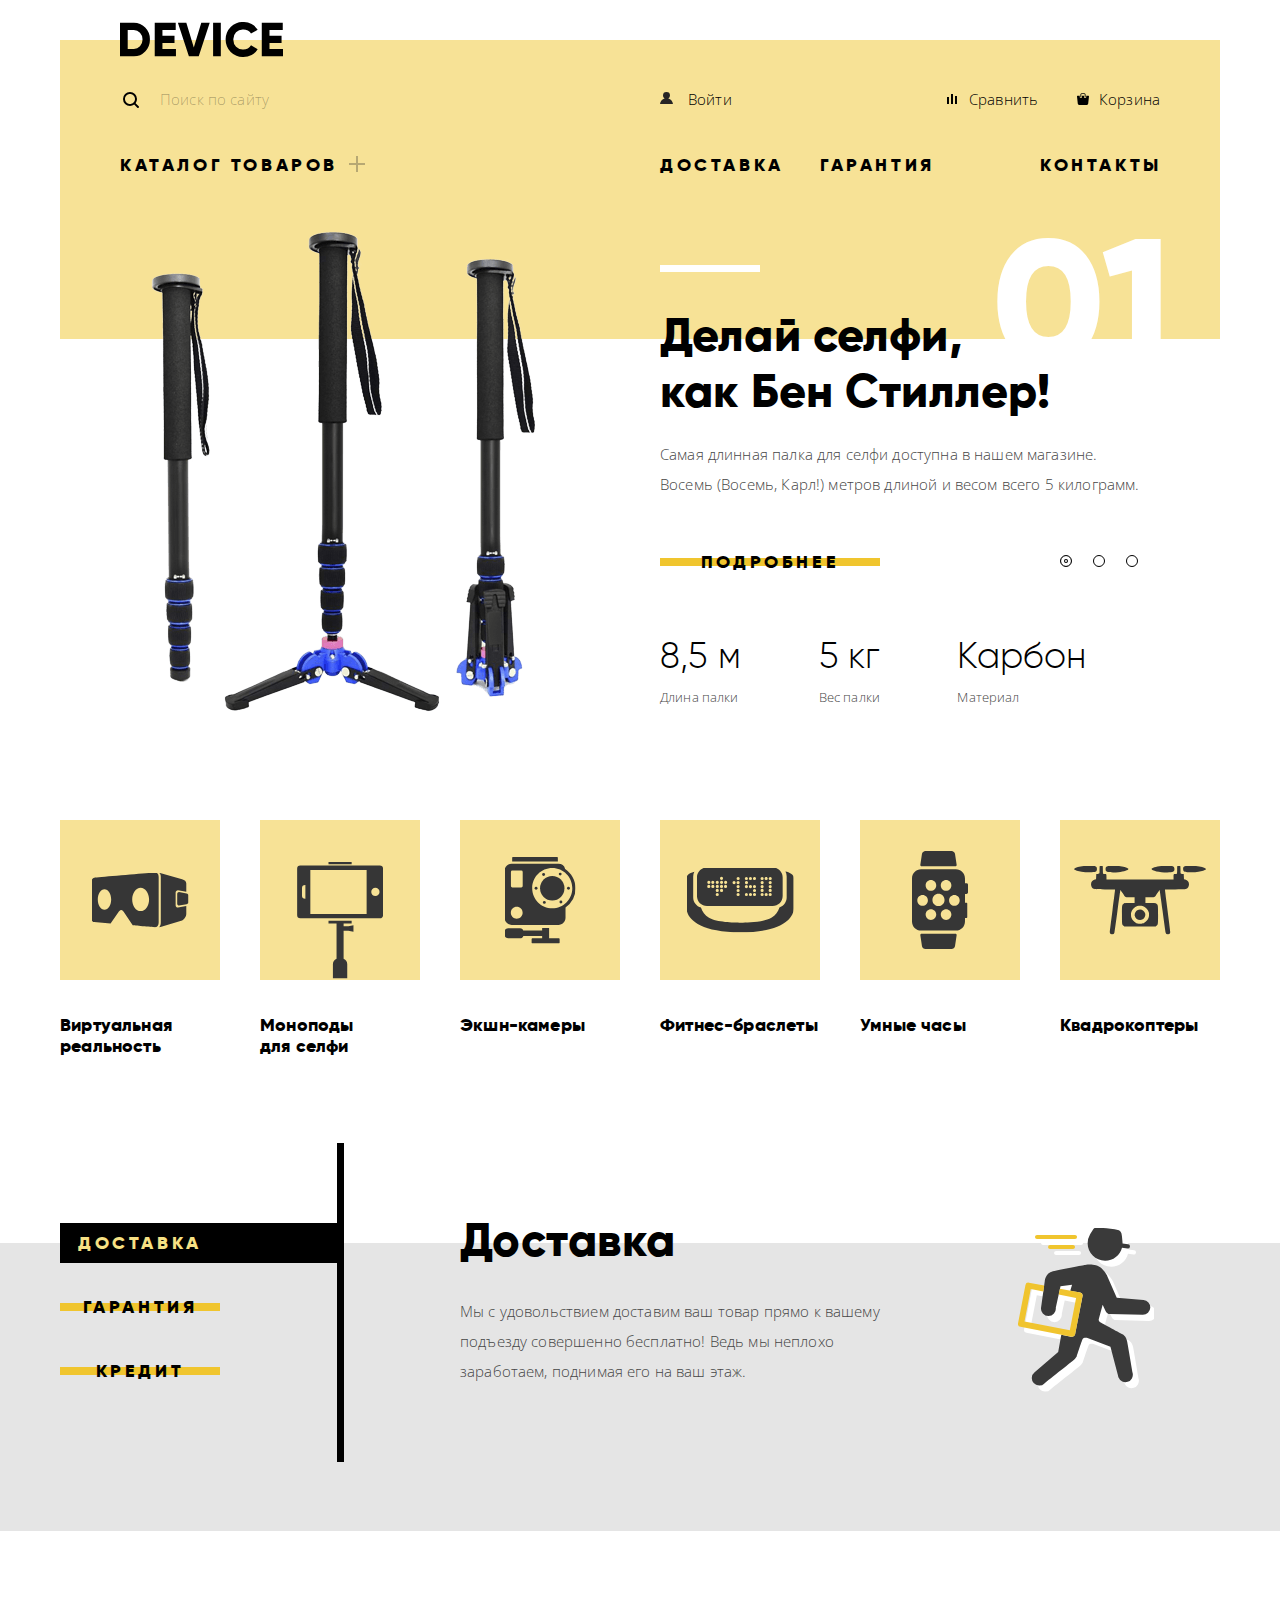
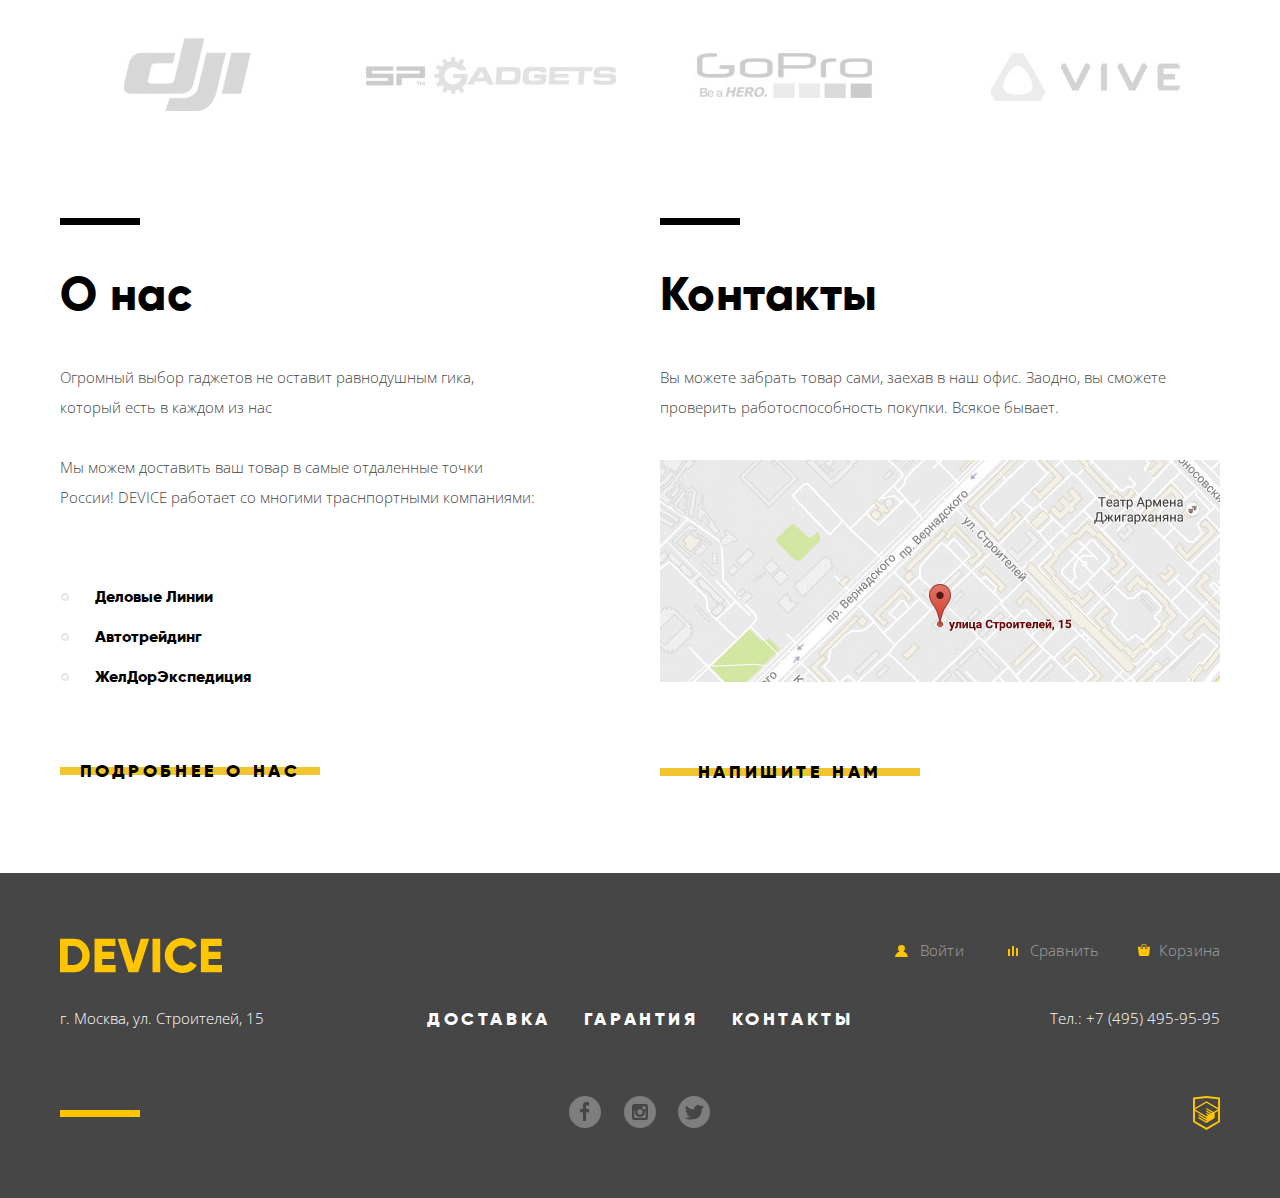
<file: index.html>
<!DOCTYPE html>
<html lang="ru">
  <head>
    <meta charset="utf-8">
    <meta name="format-detection" content="telephone=no">
    <title>HTML Academy: Девайс</title>
    <link href="https://fonts.googleapis.com/css?family=Open+Sans:300,400&amp;subset=cyrillic" rel="stylesheet">
    <link href="css/normalize.css" rel="stylesheet">
    <link href="css/style.min.css" rel="stylesheet">
  </head>
  <body>
    <header class="main-header">

      <div class="container">

        <nav class="main-navigation-header">
          <a class="logo-header">
            <span class="visually-hidden">Логотип компании Device</span>
            <img class="logo-header-img" src="img/logo.svg" alt="Device" width="163" height="35">
          </a>
        
          <div class="main-navigation-wrapper">
            
            <form class="main-search" name="main-search" action="https://echo.htmlacademy.ru" method="get">
              <input class="main-search-field" type="search" placeholder="Поиск по сайту" required> 
              <button class="main-search-button" name="search-button" type="submit">Найти</button>
            </form>

            <ul class="user-navigation-header">
              <li class="user-enter"><a href="login-page.html">Войти</a></li>
              <li class="comparison"><a href="#">Сравнить</a></li>
              <li class="cart"><a href="#">Корзина</a></li>
            </ul>

            <ul class="sait-navigation">
              <li class="sait-navigation-catalog">
                <a href="catalog.html">Каталог товаров</a>

                  <div class="navigation-catalog">

                    <ul class="navigation-catalog-list">
                      <li><a href="catalog.html">Виртуальная реальность</a></li>
                      <li><a href="catalog.html">Моноподы для селфи</a></li>
                      <li><a href="catalog.html">Экшн-камеры</a></li>
                      
                    </ul>

                    <ul class="navigation-catalog-list">
                      <li><a href="catalog.html">Фитнес-браслеты</a></li>
                      <li><a href="catalog.html">Умные часы</a></li>
                    </ul>

                    
                    <ul class="navigation-catalog-list">
                      <li><a href="catalog.html">Квадрокоптеры</a></li>
                    </ul>
                  </div>
              </li>
              <li><a href="#delivery">Доставка</a></li>
              <li><a href="#warranty">Гарантия</a></li>
              <li><a href="#contact">Контакты</a></li>
            </ul>
          </div>
        </nav>
      </div> 
    </header>
    <!--Конец шапки сайта-->

    <main>
      <h1 class="visually-hidden">Интернет-магазин крутых штук Device</h1>
      
      <div class="container">

        <section class="sliders-list">
          <h2 class="visually-hidden">Хиты продаж!</h2>

          <div class="slider-item is-active" id="slide-1">

            <div class="img-wrap">
              <img class="slider-img" src="img/slider-1.png" alt="Моноподы для селфи" width="384" height="486">
            </div>

            <div class="slider-item-content selfy">
              <h3>Делай селфи,<br>
                как Бен Стиллер!</h3>
              <p>Самая длинная палка для селфи доступна в нашем магазине.
              Восемь (Восемь, Карл!) метров длиной и весом всего 5 килограмм.</p>
                
              <a class="button" href="catalog.html">Подробнее</a>

              <table class="item-stats">
                <tr>
                  <td>8,5 м</td>
                  <td>5  кг</td>
                  <td>Карбон</td>
                </tr>
                <tr>
                  <th>Длина палки</th>
                  <th>Вес палки</th>
                  <th>Материал</th>
                </tr>
              </table>
            </div>
          </div>

          <div class="slider-item" id="slide-2">
          
            <div class="img-wrap">
              <img class="slider-img" src="img/slider-2.png" alt="Умные часы" width="345" height="485">
            </div>

            <div class="slider-item-content">
              <h3>Худеем<br>
                правильно!</h3>
              <p>Мотивирующие фитнес-браслеты помогут найти в себе силы
              не пропускать занятия и соблюдать диету.</p>

              <a class="button" href="catalog.html">Подробнее</a>

              <table class="item-stats">
                <tr>
                  <td>48 часов</td>
                </tr>
                <tr>
                  <th>Без подзарядки</th>
                </tr>
              </table>
            </div>
          </div>

          <div class="slider-item" id="slide-3">

            <div class="img-wrap">
              <img class="slider-img" src="img/slider-3.png" alt="Квадрокоптеры" width="526" height="334">
            </div>
            
            <div class="slider-item-content">
              <h3>Порхает как бабочка,
                жалит как пчела!</h3>
              <p>Это обычный, на первый взгляд, квадрокоптер оснащен
              мощным лазером, замаскированным под стандартную камеру</p>
                
              <a class="button" href="catalog.html">Подробнее</a>

              <table class="item-stats">
                <tr>
                  <td>800 м</td>
                  <td>50 м</td>
                </tr>
                <tr>
                  <th>Дальность полета</th>
                  <th>Радиус поражения</th>
                </tr>
              </table>
            </div>
          </div>

          <div class="slider-list-navigation">
            <button class="slider-button is-active" type="button" id="slider-button-1">Моноподы для селфи</button>
            <button class="slider-button" type="button" id="slider-button-2">Фитнес-браслеты</button>
            <button class="slider-button" type="button" id="slider-button-3">Квадрокоптеры</button>
          </div>
        </section>
      </div>
      
      <div class="container">
        <nav class="popular">
          <h2 class="visually-hidden">Популярные товары</h2>

          <ul class="popular-list">
            <li class="popular-item">
              <a href="catalog.html">
                <div class="popular-item-img"> 
                  <img class="popular-img" src="img/popular-1.svg" alt="Виртуальная реальность" width="97" height="55">                
                </div>
                <p>
                  Виртуальная реальность
                </p>
              </a>
            </li>
            <li class="popular-item">
              <a href="catalog.html">
                <div class="popular-item-img">
                  <img class="popular-img monopod" src="img/popular-2.svg" alt="Моноподы для селфи" width="86" height="117">                
                </div>
                <p>
                  Моноподы 
                  <br>
                  для селфи
                </p>
              </a>
            </li>
            <li class="popular-item">
              <a href="catalog.html">
                <div class="popular-item-img">
                  <img class="popular-img" src="img/popular-3.svg" alt="Экшн-камеры" width="71" height="87">                
                </div>
                <p>
                  Экшн-камеры
                </p>
              </a>
            </li>
            <li class="popular-item">
              <a href="catalog.html">
                <div class="popular-item-img">
                  <img class="popular-img" src="img/popular-4.svg" alt="Фитнес-браслеты" width="107" height="65">                
                </div>
                <p>
                  Фитнес-браслеты
                </p>
              </a>
            </li>
            <li class="popular-item">
              <a href="catalog.html">
                <div class="popular-item-img">
                  <img class="popular-img" src="img/popular-5.svg" alt="Умные часы" width="56" height="98">                
                </div>
                <p>
                Умные часы
                </p>
              </a>
            </li>
            <li class="popular-item">
              <a href="catalog.html">
                <div class="popular-item-img">
                  <img class="popular-img" src="img/popular-6.svg" alt="Квадрокоптеры" width="132" height="69">                
                </div>
                <p>
                  Квадрокоптеры
                </p>
              </a>
            </li>
          </ul>
        </nav>
      </div>

      <section class="services">
        <h2 class="visually-hidden">Предоставляемые услуги</h2>

        <div class="container">

          <div class="services-wrapper">
            
            <div class="services-nav">
              <ul>
                <li  id="delivery">
                    <button class="services-button  is-active button" type="button" name="delivery-button" id="services-button-1">Доставка</button>
                </li>
                <li  id="warranty">
                    <button class="services-button button" type="button" name="warranty-button" id="services-button-2">Гарантия</button>
                </li>
                <li>
                    <button class="services-button button" type="button" name="credit-button" id="services-button-3">Кредит</button>
                </li>
              </ul>
            </div>

            <div class="services-item delivery is-active" id="services-slide-1"> 
              <h3>Доставка</h3>
              <p>Мы с удовольствием доставим ваш товар прямо к вашему подъезду совершенно бесплатно! Ведь мы неплохо заработаем, поднимая его на ваш этаж.</p>
            </div>

            <div class="services-item warranty" id="services-slide-2">
              <h3>Гарантия</h3>
              <p>Если из-за возгорания купленного у нас товара у вас сгорит дом - не переживайте, мы выдадим вам новый.
                <br> Товар, не дом, конечно же.</p>
            </div>

            <div class="services-item credit"  id="services-slide-3">
              <h3>Кредит</h3>
              <p>Залезть в долговую яму стало проще! Кредитные консультанты подберут для вас наиболее выгодные условия кредита. Выгодные для нашего банка, разумеется.</p>
            </div>
          </div>
        </div>
      </section>

      <div class="container">

        <section class="logotypes">
          <h2 class="visually-hidden">Производители</h2>

            <ul class="logotypes-list">
              <li class="logo">
                <a href="https://www.dji.com" target="_blank">
                  <span class="visually-hidden">Официальный сайт фирмы DJI</span>
                  <img src="img/dji.png" alt="dji" width="520" height="100">
                </a>
              </li>
              <li class="logo">
                <a href="http://www.sp-gadgets.com" target="_blank">
                  <span class="visually-hidden">Официальный сайт фирмы SP-Gadgets</span>
                  <img src="img/spgadgets.png" alt="SPGadgets" width="520" height="100">
                </a>
              </li>
              <li class="logo">
                <a href="https://gopro.com" target="_blank">
                  <span class="visually-hidden">Официальный сайт фирмы GoPro</span>
                  <img src="img/gopro.png" alt="GoPro" width="520" height="100">
                </a>
              </li>
              <li class="logo">
                <a href="https://www.vive.com" target="_blank">
                  <span class="visually-hidden">Официальный сайт фирмы VIVE</span>
                  <img src="img/vive.png" alt="VIVE" width="520" height="100">
                </a>
              </li>
            </ul>
        </section>

        <div class="container-columns">

          <section class="about-us">
            <h2>О нас</h2>

            <p>Огромный выбор гаджетов не оставит равнодушным гика, который есть в каждом из нас</p>
            <p>Мы можем доставить ваш товар в самые отдаленные точки России! DEVICE работает со многими траснпортными компаниями:</p>

            <ul class="company-list">
              <li>
                <a href="#">Деловые Линии</a>
              </li>
              <li>
                <a href="#">Автотрейдинг</a>
              </li>
              <li>
                <a href="#">ЖелДорЭкспедиция</a>
              </li>
            </ul>

            <a class="button button-columns" href="about-us.html">подробнее о нас</a>
          </section>
        

          <section class="contacts" id="contact">
            <h2>Контакты</h2>

            <p>Вы можете забрать товар сами, заехав в наш офис. Заодно, вы сможете проверить работоспособность покупки. Всякое бывает.</p>
            <a class="map-image" href="https://www.google.ru/maps/place/%D1%83%D0%BB.+%D0%A1%D1%82%D1%80%D0%BE%D0%B8%D1%82%D0%B5%D0%BB%D0%B5%D0%B9,+15,+%D0%9C%D0%BE%D1%81%D0%BA%D0%B2%D0%B0,+119311/@55.687031,37.5274293,17z/data=!3m1!4b1!4m5!3m4!1s0x46b54cf65f5c8955:0x694710ccd55501e!8m2!3d55.687031!4d37.529618">
              <span class="visually-hidden">Открыть карту</span>
              <img src="img/map.jpg" alt="Наш адрес" width="560" height="222">
            </a>
            <a class="button button-columns  modal-form-button" href="writeus.html">Напишите нам</a>
          </section>
        </div>
      </div>
    </main>

    <!--Начало подвала-->
    <footer class="main-footer">
      
      <div class="container">
        <a class="logo-footer">
          <img class="logo-footer-img" src="img/logo-footer.svg" alt="Device" width="162" height="35">
        </a>

        <ul class="user-navigation-footer">
          <li class="user-enter-footer">
            <a href="#">Войти</a>
          </li>
          <li class="comparison-footer">
            <a href="#">Сравнить</a>
          </li>
          <li class="cart-footer">
            <a href="#">Корзина</a>
          </li>
        </ul>

        <p class="direction">г. Москва, ул. Строителей, 15</p>
        
        <ul class="sait-navigation-footer">
          <li>
            <a href="#delivery">Доставка</a>
          </li>
          <li>
            <a href="#warranty">Гарантия</a>
          </li>
          <li>
            <a href="#contact">Контакты</a>
          </li>
        </ul>

        <p class="phonenumber">Тел.: +7 (495) 495-95-95</p>

        <ul class="social-btn">
          <li>
            <a href="https://www.facebook.com">
              <span class="visually-hidden">Ссылка на нашу страничку в Facebook</span>
              <img src="img/fb.svg" title="Фейсбук" alt="Фейсбук" width="32" height="32">
            </a>
          </li>
          <li>
            <a href="https://www.instagram.com">
              <span class="visually-hidden">Ссылка на нашу страничку в Instafram</span>
              <img src="img/instagram.svg" title="Инстаграм" alt="Инстаграм" width="32" height="32">
            </a>
          </li>
          <li>
            <a href="https://twitter.com">
              <span class="visually-hidden">Ссылка на нашу страничку в Twitter</span>
              <img src="img/twitter.svg" title="Твиттер" alt="Твиттер" width="32" height="32">
            </a>
          </li>
        </ul>
        
        <a class="htmlacademy-link" href="https://htmlacademy.ru/intensive/htmlcss">
          <span class="visually-hidden">CopyRight</span>
          <img class="htmlacademy-link-img" src="img/logohtml.svg" title="HTMLacademy" alt="HTMLacademy" width="27" height="35">
        </a>
      </div>
    </footer>

    <section class="modal-windows">
      <h2 class="visually-hidden">Дополнительная информация</h2> 

      <div class="modal-wrapper">

        <div class="modal modal-form">
          <button class="modal-close-button" type="button">Закрыть форму обратной связи</button>

          <form action="https://echo.htmlacademy.ru" method="post" novalidate>

            <div class="modal-item">
              <label for="modal-user-name">Ваше имя:</label> 
              <input id="modal-user-name" type="text" name="modal-user-name" placeholder="Представьтесь, пожалуйста" required>
            </div>

            <div class="modal-item">
              <label for="modal-user-email">Ваш e-mail:</label>
              <input id="modal-user-email" type="email" name="modal-user-email" placeholder="Для отправки ответа" required>
            </div>

            <div class="modal-comment">
              <label for="modal-user-comment">Текст письма:</label>
              <textarea id="modal-user-comment" name="modal-user-comment" placeholder="В свободной форме" rows="5"></textarea>
            </div>
            <button class="button" type="submit">Отправить</button>
          </form>
        </div>
      </div>

      <div class="modal modal-map">
        <button class="modal-close-button" type="button">Закрыть карту</button>
        <iframe src="https://www.google.com/maps/embed?pb=!1m18!1m12!1m3!1d2249.1125488779976!2d37.52742931592807!3d55.687030980535816!2m3!1f0!2f0!3f0!3m2!1i1024!2i768!4f13.1!3m3!1m2!1s0x46b54cf65f5c8955%3A0x694710ccd55501e!2z0YPQuy4g0KHRgtGA0L7QuNGC0LXQu9C10LksIDE1LCDQnNC-0YHQutCy0LAsIDExOTMxMQ!5e0!3m2!1sru!2sru!4v1512320673858" allowfullscreen>
        </iframe>
        <p>
          <img src="img/map-big.jpg" alt="Мы находимся по адресу: г.Москва, ул.Строителей, 15" width="960" height="559">
        </p>
      </div> 
    </section>
    <script src="js/scripts.min.js"></script>
  </body>
</html>
</file>
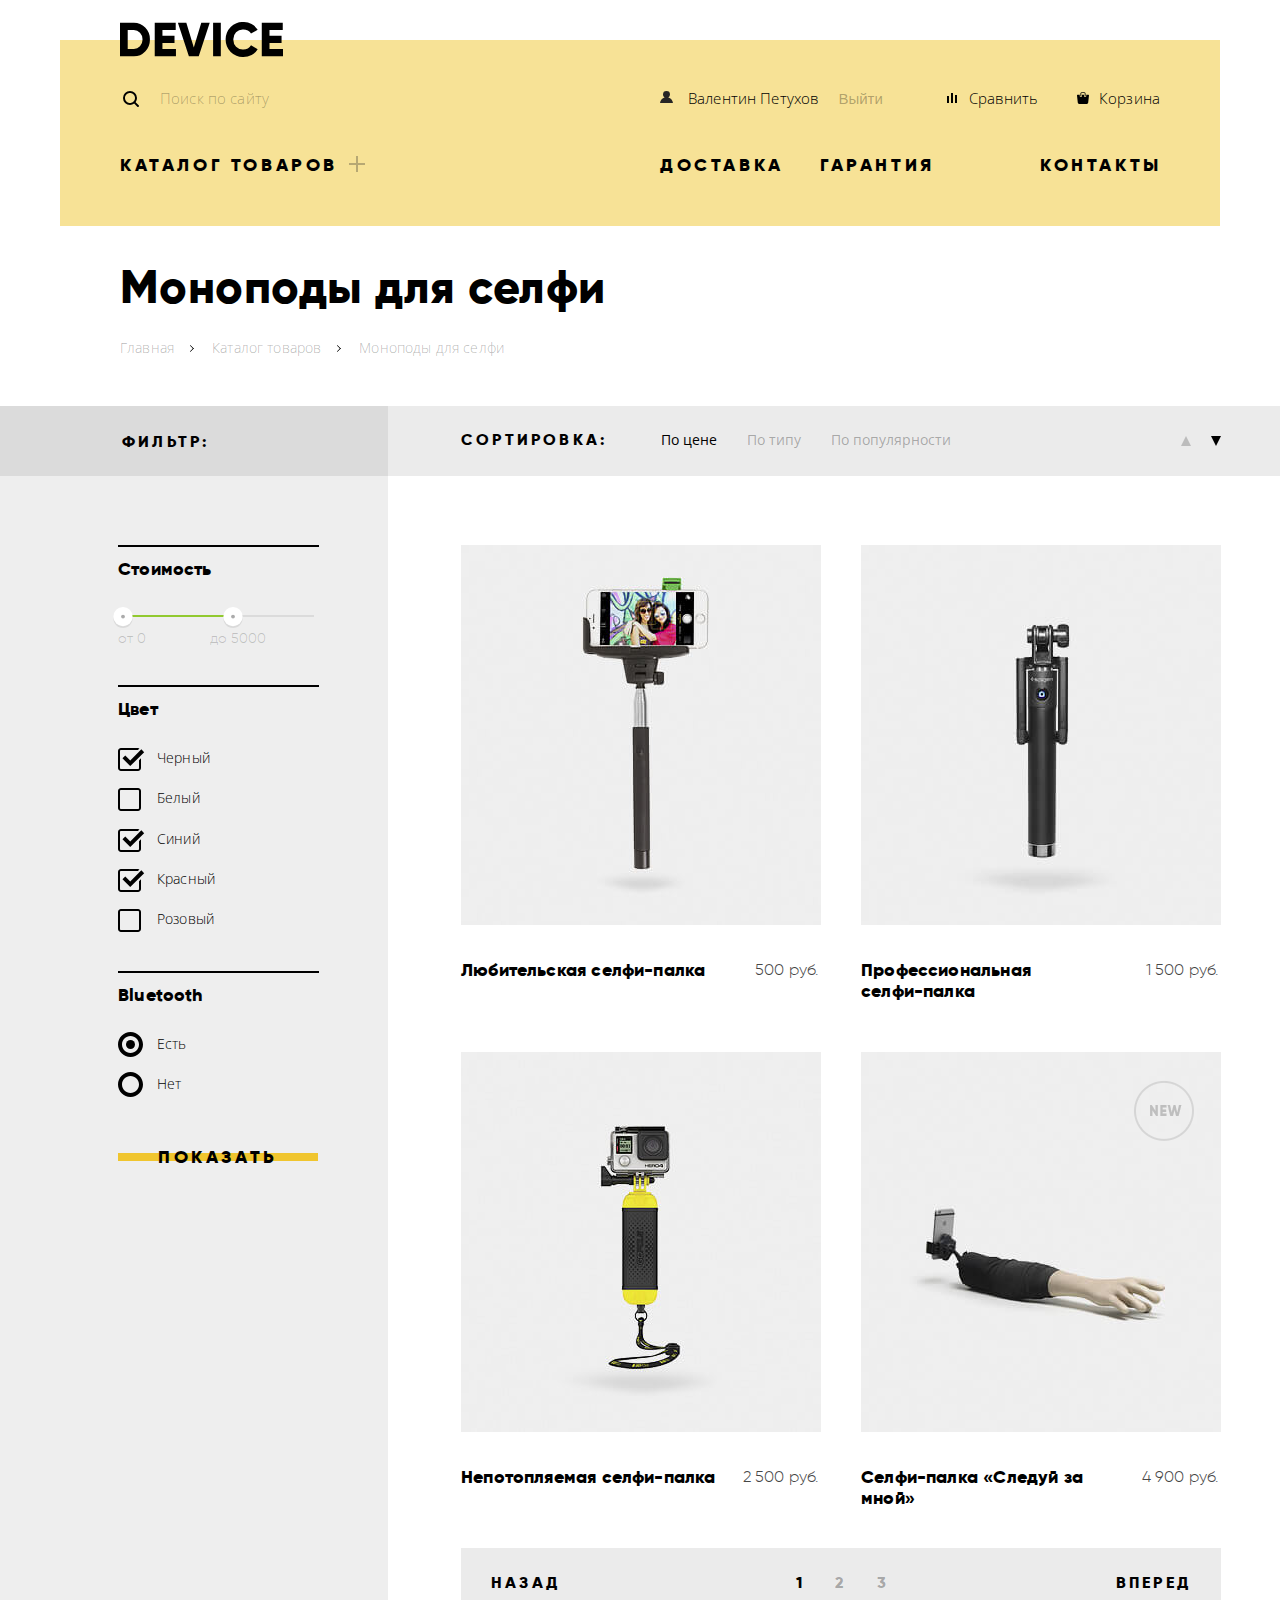
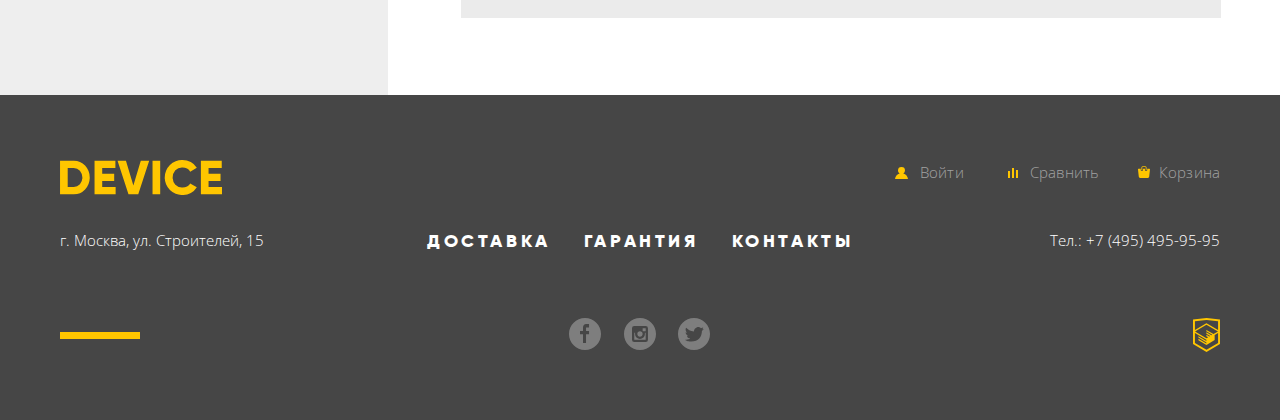
<file: catalog.html>
<!DOCTYPE html>
<html lang="ru">
  <head>
    <meta charset="utf-8">
    <meta name="format-detection" content="telephone=no">
    <title>HTML Academy: Девайс</title>
    <link href="https://fonts.googleapis.com/css?family=Open+Sans:300,400&amp;subset=cyrillic" rel="stylesheet">
    <link href="css/normalize.css" rel="stylesheet">
    <link href="css/style.min.css" rel="stylesheet">
  </head>
  <body class="inner-page">
    <header class="main-header">

      <div class="container">

        <nav class="main-navigation-header ">
          <a class="main-logo logo-header" href="index.html">
            <span class="visually-hidden">Логотип компании Device</span>
            <img class="logo-header-img" src="img/logo.svg" alt="Device" width="163" height="35">
          </a>

          <div class="main-navigation-wrapper">

            <form class="main-search" name="main-search" action="https://echo.htmlacademy.ru" method="get">
              <input class="main-search-field" type="search" placeholder="Поиск по сайту" required>
              <button class="main-search-button" name="search-button" type="submit">Найти</button>
            </form>

            <ul class="user-navigation-header">
              <li class="user-name">
                <a href="user-profile-page.html">Валентин Петухов</a>
              </li>
              <li class="exit">
                <button class="user-navigation-exit-button" type="button" name="exit">Выйти</button>
              </li>
              <li class="comparison">
                <a href="#">Сравнить</a>
              </li>
              <li class="cart">
                <a href="#">Корзина</a>
              </li>
            </ul>

            <ul class="sait-navigation">
              <li class="sait-navigation-catalog">
                <a href="catalog.html">Каталог товаров</a>

                  <div class="navigation-catalog">

                    <ul class="navigation-catalog-list">
                      <li><a href="catalog.html">Виртуальная реальность</a></li>
                      <li class="navigation-catalog-item is-active"><a href="catalog.html">Моноподы для селфи</a></li>
                      <li><a href="catalog.html">Экшн-камеры</a></li>
                    </ul>

                    <ul class="navigation-catalog-list">
                      <li><a href="catalog.html">Фитнес-браслеты</a></li>
                      <li><a href="catalog.html">Умные часы</a></li>
                    </ul>

                    <ul class="navigation-catalog-list">
                      <li><a href="catalog.html">Квадрокоптеры</a></li>
                    </ul>
                  </div>
              </li>
              <li><a href="index.html#delivery">Доставка</a></li>
              <li><a href="index.html#waranty">Гарантия</a></li>
              <li><a href="index.html#contact">Контакты</a></li>
            </ul>
          </div>
        </nav>
      </div>
    </header>
     <!--Конец шапки сайта-->

    <main>

      <div class="container"> <!--Заголовок-->

        <h1>Моноподы для селфи</h1>

          <ul class="breadcrumbs">
            <li><a href="index.html">Главная</a></li>
            <li><a href="#">Каталог товаров</a></li>
            <li><a class="is-active">Моноподы для селфи</a></li>
          </ul>
      </div>


      <div class="catalog-col-container">

        <div class="container inner-container">

          <section class="filters">
            <h2 class="catalog-h2 filters-h">Фильтр:</h2>

            <form class="filter" action="https://echo.htmlacademy.ru" method="get">

              <fieldset class="filter-list filter-slider">
                <legend class="filter-name">Стоимость</legend>

                <div class="price-slider">
                  <div class="price-slider-bar"></div>

                  <div class="price-slider-button price-slider-button-from" tabindex="0">Цена от</div>
                  <div class="price-slider-button price-slider-button-to" tabindex="0">Цена до</div>
                </div>

                <p class="price-slider-data price-slider-data-from">от 0</p>
                <p class="price-slider-data price-slider-data-to">до 5000</p>
                
                <input type="hidden" name="price-from" value="0">
                <input type="hidden" name="price-to" value="5000">
              </fieldset>

              <fieldset class="filter-list filter-color">
                <legend class="filter-name">Цвет</legend>

                <ul>
                  <li class="filter-item">
                    <input class="filter-input filter-input-checkbox" id="black" type="checkbox" name="color" value="black" checked>
                    <label for="black">Черный</label>
                  </li>
                  <li class="filter-item"> 
                    <input class="filter-input filter-input-checkbox" id="white" type="checkbox" name="color" value="white">
                    <label for="white">Белый</label>
                  </li>
                  <li class="filter-item">
                    <input class="filter-input filter-input-checkbox" id="blue" type="checkbox" name="color" value="blue" checked>
                    <label for="blue">Синий</label>                    
                  </li>
                  <li class="filter-item">
                    <input class="filter-input filter-input-checkbox" id="red" type="checkbox" name="color" value="red" checked>
                    <label for="red">Красный</label>
                  </li>
                  <li class="filter-item">
                    <input class="filter-input filter-input-checkbox" id="pink" type="checkbox" name="color" value="pink">
                    <label for="pink">Розовый</label>
                  </li>
                </ul>
              </fieldset>

              <fieldset class="filter-list filter-bluetoos">
                <legend class="filter-name">Bluetooth</legend>

                <ul>
                  <li class="filter-item">
                    <input class="filter-input filter-input-radio" id="yes" type="radio" name="bluetooth" value="yes" checked>
                    <label for="yes">Есть</label>
                  </li>
                  <li class="filter-item">
                    <input class="filter-input filter-input-radio" id="no" type="radio" name="bluetooth" value="no">
                    <label for="no">Нет</label>
                  </li>
                </ul>
              </fieldset>
              <button class="button" type="submit" name="filter-button">Показать</button>
            </form>
        
          </section>
      

          <div class="catalog-container">

            <section class="sorting">
              <h2 class="catalog-h2 sorting-h">Сортировка:</h2>

              <ul class="sorting-list">
                <li>
                  <a class="sorting-link is-active" href="#">По цене</a>
                </li>
                <li>
                  <a class="sorting-link" href="#">По типу</a>
                </li>
                <li>
                  <a class="sorting-link" href="#">По популярности</a>
                </li>
              </ul>

              <ul class="sorting-pointers">
                <li>
                  <button class="sorting-pointer sorting-pointer-up" type="button">По возрастанию</button>
                </li>
                <li>
                  <button class="sorting-pointer sorting-pointer-down is-active" type="button">По убыванию</button>
                </li>
              </ul>
            </section>

            <section class="catalog">
              <h2 class="visually-hidden">Список товаров</h2>

              <ul class="catalog-list">
                <li class="catalog-item">
                  <p class="catalog-item-image">
                    <img class="catalog-img" src="img/item-1.jpg" alt="Любительская селфи-палка" width="360" height="380">
                  </p>
                  <h3><a href="catalog-item.html">Любительская селфи-палка</a></h3>
                  <span class="catalog-item-price">500 руб.</span>
                    
                  <div class="action-button">
                    <button class="button" type="button">В корзину</button>
                    <button class="compare-button" type="button">Добавить к сравнению</button>
                  </div>
                </li>  
              
                <li class="catalog-item">
                  <p class="catalog-item-image">
                    <img class="catalog-img" src="img/item-2.jpg" alt="Профессиональная селфи-палка" width="360" height="380">
                  </p>  
                  <h3><a href="catalog-item.html">Профессиональная
                    <br> селфи-палка</a></h3>
                  <span class="catalog-item-price"> 1 500 руб.</span>

                  <div class="action-button">
                    <button class="button" type="button">В корзину</button>
                    <button class="compare-button" type="button">Добавить к сравнению</button>
                  </div>
                </li>
                  
                <li class="catalog-item">
                  <p class="catalog-item-image">
                    <img class="catalog-img" src="img/item-3.jpg" alt="Непотопляемая селфи-палка" width="360" height="380">
                  </p>    
                  <h3><a href="catalog-item.html">Непотопляемая селфи-палка</a></h3>
                  <span class="catalog-item-price">2 500 руб.</span>

                  <div class="action-button">
                    <button class="button" type="button">В корзину</button>
                    <button class="compare-button" type="button">Добавить к сравнению</button>
                  </div>
                </li>
                    
                <li class="catalog-item">
                  <p class="catalog-item-image">
                    <img class="catalog-img" src="img/item-4.jpg" alt="Селфи-палка «Следуй за мной»" width="360" height="380">
                  </p> 
                  <strong class="catalog-item-new">
                    <span class="visually-hidden">Новинка</span>
                  </strong>
                  <h3><a href="catalog-item.html">Селфи-палка «Следуй за мной»</a></h3>
                  <span class="catalog-item-price">4 900 руб.</span>
                    
                  <div class="action-button">
                    <button class="button" type="button">В корзину</button>
                    <button class="compare-button" type="button">Добавить к сравнению</button>
                  </div>
                </li>
              </ul>

              <ul class="pagination-list">
                <li class="pagination-item back">
                  <a >Назад</a>
                </li>
                <li>

                  <ul class="pagination-items">
                    <li class="pagination-item is-active">
                      <a>1</a>
                    </li>
                    <li class="pagination-item">
                      <a href="#">2</a>
                    </li>
                    <li  class="pagination-item">
                      <a href="#">3</a>
                    </li>
                  </ul>
                </li>
                <li class="pagination-item next">
                  <a href="#">Вперед</a>
                </li>
              </ul>
            </section>
          </div>
        </div>
      </div>
    </main>

    <!--Начало подвала-->
    <footer class="main-footer">
        
      <div class="container">
        <a class="main-logo logo-footer" href="index.html">
          <img class="logo-footer-img" src="img/logo-footer.svg" alt="Device" width="162" height="35">
        </a>
  
        <ul class="user-navigation-footer">
          <li class="user-enter-footer">
            <a href="#">Войти</a>
          </li>
          <li class="comparison-footer">
            <a href="#">Сравнить</a>
          </li>
          <li class="cart-footer">
            <a href="#">Корзина</a>
          </li>
        </ul>
  
        <p class="direction">г. Москва, ул. Строителей, 15</p>
        
        <ul class="sait-navigation-footer">
          <li>
            <a href="#delivery">Доставка</a>
          </li>
          <li>
            <a href="#waranty">Гарантия</a>
          </li>
          <li>
            <a href="#contact">Контакты</a>
          </li>
        </ul>
  
        <p class="phonenumber">Тел.: +7 (495) 495-95-95</p>

        <ul class="social-btn">
          <li>
            <a href="https://www.facebook.com">
              <span class="visually-hidden">Ссылка на нашу страничку в Facebook</span>
              <img src="img/fb.svg" title="Фейсбук" alt="Фейсбук" width="32" height="32">
            </a>
          </li>
          <li>
            <a href="https://www.instagram.com">
              <span class="visually-hidden">Ссылка на нашу страничку в Instagram</span>
              <img src="img/instagram.svg" title="Инстаграм" alt="Инстаграм" width="32" height="32">
            </a>
          </li>
          <li>
            <a href="https://twitter.com">
              <span class="visually-hidden">Ссылка на нашу страничку в Twitter</span>
              <img src="img/twitter.svg" title="Твиттер" alt="Твиттер" width="32" height="32">
            </a>
          </li>
        </ul>
          
        <a class="htmlacademy-link" href="https://htmlacademy.ru/intensive/htmlcss">
          <span class="visually-hidden">CopyRight</span>
          <img class="htmlacademy-link-img" src="img/logohtml.svg" title="HTMLacademy" alt="HTMLacademy" width="27" height="35">
        </a>
      </div>
    </footer>
  </body>
</html>
</file>
<file: css/style.min.css>
@-webkit-keyframes fadeIn{0%{opacity:0}to{opacity:1}}@keyframes fadeIn{0%{opacity:0}to{opacity:1}}@-webkit-keyframes shake{0%,to{-webkit-transform:translateX(0);transform:translateX(0)}30%,90%{-webkit-transform:translateX(-5px);transform:translateX(-5px)}60%{-webkit-transform:translateX(5px);transform:translateX(5px)}}@keyframes shake{0%,to{-webkit-transform:translateX(0);transform:translateX(0)}30%,90%{-webkit-transform:translateX(-5px);transform:translateX(-5px)}60%{-webkit-transform:translateX(5px);transform:translateX(5px)}}@font-face{font-family:"Gilroy";src:local("Gilroy Light"),url(fonts/web/gilroylight.woff2) format("woff2"),url(fonts/web/gilroylight.woff) format("woff");font-style:normal;font-weight:400}@font-face{font-family:"Gilroy";src:local("Gilroy Extra Bold"),url(fonts/web/gilroyextrabold.woff2) format("woff2"),url(fonts/web/gilroyextrabold.woff) format("woff");font-style:normal;font-weight:700}*,::after,::before{-webkit-box-sizing:border-box;box-sizing:border-box}body{margin:0;padding:0;font:300 15px/2 "Open Sans",Arial,Helvetica,sans-serif;color:#464646;letter-spacing:.01em;background-color:#fff}.container{width:1200px;margin:0 auto;padding:0 20px}.visually-hidden:not(:focus):not(:active),input[type=checkbox].visually-hidden,input[type=checkbox]:disabled,input[type=radio].visually-hidden,input[type=radio]:disabled{position:absolute;width:1px;height:1px;margin:-1px;padding:0;border:0;white-space:nowrap;-webkit-clip-path:inset(100%);clip-path:inset(100%);clip:rect(0 0 0 0);overflow:hidden}img{max-width:100%;height:auto}.button{display:inline-block;vertical-align:middle;position:relative;z-index:1;width:220px;height:40px;margin:0;padding:0;background-color:transparent;border:0;font:700 18px/40px "Gilroy",Arial,Helvetica,sans-serif;color:#000;letter-spacing:.2em;text-transform:uppercase;text-align:center;text-decoration:none;cursor:pointer}.button::before{content:"";position:absolute;z-index:-1;width:100%;height:8px;left:0;top:50%;-webkit-transform:translateY(-50%);-ms-transform:translateY(-50%);transform:translateY(-50%);background-color:#f0c52e}.button:focus::before,.button:hover::before{height:40px;outline:0}.button:focus,.button:hover{outline:0}.button:active{color:rgba(0,0,0,.3)}.main-navigation-header{width:100%;min-height:186px;padding:0 60px;background-color:#f7e296}.main-navigation-header:before{content:"";position:absolute;top:0;left:0;width:100%;height:40px;background-color:#fff}.logo-header{display:inline-block;vertical-align:top;position:relative;z-index:2;margin:22px 0 10px}.inner-page .logo-header{margin-bottom:9px}.logo-header:focus{outline:0}.main-navigation-wrapper{display:-webkit-box;display:-ms-flexbox;display:flex;-webkit-box-pack:justify;-ms-flex-pack:justify;justify-content:space-between;-webkit-box-align:baseline;-ms-flex-align:baseline;align-items:baseline;-ms-flex-wrap:wrap;flex-wrap:wrap;padding-bottom:46px}.main-search{position:relative}.main-search::before{content:"";position:absolute;top:16px;left:3px;width:29px;height:16px;background:url(../img/search.svg) no-repeat center left}.main-search-field{width:357px;height:49px;padding-left:40px;background-color:transparent;border:0;border-bottom:2px solid transparent}.main-search-field::-webkit-input-placeholder{font:300 15px/2.4 "Open Sans",Arial,Helvetica,sans-serif;color:rgba(0,0,0,.3);letter-spacing:.01em}.main-search-field:hover::-webkit-input-placeholder{color:rgba(0,0,0,.6)}.main-search-field.is-active,.main-search-field:active,.main-search-field:focus{color:#000;border-bottom-color:#000;outline:0}.main-search-button{display:none;position:absolute;top:0;left:357px;width:85px;height:49px;padding:0;color:#000;line-height:45px;text-align:center;vertical-align:middle;background-color:transparent;border:2px solid #000;border-radius:0;cursor:pointer}.main-search-field.is-active+button,.main-search-field:active+button,.main-search-field:focus+button{display:inline-block;vertical-align:middle}.main-search-button:focus,.main-search-button:hover{color:#fff;background-color:#000;outline:0}.main-search-button:active{display:inline-block;vertical-align:middle;color:rgba(225,225,225,.3)}.logotypes li,.main-footer li,.main-navigation-header li,.popular li,.services li{list-style:none outside}.user-navigation-header{padding:0}.sait-navigation{margin:0;padding:0}.navigation-catalog-list{padding:0}.user-navigation-header{display:-webkit-box;display:-ms-flexbox;display:flex;-ms-flex-wrap:wrap;flex-wrap:wrap;-webkit-box-align:baseline;-ms-flex-align:baseline;align-items:baseline;width:520px;margin:0 0 33px auto}.user-navigation-header li{min-width:100px}.user-navigation-header .user-enter,.user-navigation-header .user-name{padding-left:48px}.user-navigation-header .comparison{margin-left:auto;padding-left:20px}.user-navigation-header .cart{text-align:right;padding-left:50px}.user-navigation-header a{position:relative;line-height:2.4;color:#000;text-decoration:none}.user-enter a::before,.user-name a::before{content:"";position:absolute;top:3px;left:-28px;width:15px;height:13px;background:url(../img/user.svg) no-repeat center left}.cart a::before,.comparison a::before{content:"";position:absolute;left:-22px}.comparison a::before{background:url(../img/compare.svg) no-repeat center left;top:4px;width:13px;height:13px}.cart a::before{top:3px;width:14px;height:14px;background:url(../img/cart.svg) no-repeat center left}.user-navigation-exit-button{padding:0 0 0 20px;line-height:2.4;color:rgba(0,0,0,.3);background-color:transparent;border:0}.user-navigation-exit-button:focus,.user-navigation-exit-button:hover{color:rgba(0,0,0,.6);outline:0}.user-navigation-exit-button:active{color:#000}.sait-navigation{display:-webkit-box;display:-ms-flexbox;display:flex;width:100%}.sait-navigation>li{width:160px}.sait-navigation>li:first-child{width:250px;margin-right:290px}.sait-navigation>li:last-child{width:120px;margin-left:auto}.sait-navigation a{font:700 18px/1.2 "Gilroy",Arial,Helvetica,sans-serif;color:#000;letter-spacing:.2em;text-transform:uppercase;text-decoration:none}.sait-navigation-catalog,.sait-navigation-catalog>a{position:relative}.sait-navigation-catalog>a::after{content:"";position:absolute;top:2px;right:-27px;width:17px;height:17px;background:url(../img/plus.svg) no-repeat center right;opacity:.3}.navigation-catalog{display:none;-ms-flex-wrap:wrap;flex-wrap:wrap;-webkit-box-pack:justify;-ms-flex-pack:justify;justify-content:space-between;-webkit-box-align:baseline;-ms-flex-align:baseline;align-items:baseline;width:1160px;min-height:150px;position:absolute;top:100%;left:-60px;z-index:1;margin:0;padding:18px 0 33px;background-color:#f7e296}.navigation-catalog.is-active,.sait-navigation-catalog:active .navigation-catalog,.sait-navigation-catalog:focus .navigation-catalog,.sait-navigation-catalog:hover .navigation-catalog{display:-webkit-box;display:-ms-flexbox;display:flex}.navigation-catalog-list{display:-webkit-box;display:-ms-flexbox;display:flex;-ms-flex-wrap:wrap;flex-wrap:wrap;-webkit-box-orient:vertical;-webkit-box-direction:normal;-ms-flex-direction:column;flex-direction:column;width:200px;min-height:90px;margin:0 20px 0 0}.navigation-catalog-list:first-child{margin:0 40px 0 60px}.navigation-catalog-list:nth-child(2),.popular-list li:nth-child(6n){margin:0}.navigation-catalog-list:last-child{margin-right:auto}.navigation-catalog-list li{margin:0;padding:0}.navigation-catalog-list a{font:300 15px/2.4 "Open Sans",Arial,Helvetica,sans-serif;letter-spacing:.01em;text-transform:none;text-decoration:none}.sait-navigation a:focus,.sait-navigation a:hover,.user-navigation-header a:focus,.user-navigation-header a:hover{opacity:.6;outline:0}.sait-navigation-catalog>a:focus::after,.sait-navigation-catalog>a:hover::after{opacity:.5}.sait-navigation a:active,.user-navigation-header a:active{opacity:.3}.sait-navigation-catalog>a:active::after{opacity:1}.sliders-list{position:relative;margin-bottom:104px}.sliders-list::before{content:"";position:absolute;top:0;left:0;z-index:-2;width:1160px;height:113px;background-color:#f7e296;counter-reset:flag}.sliders-list::after{content:"";position:absolute;top:39px;left:600px;z-index:-1;width:100px;height:7px;background-color:#fff}.slider-item{visibility:hidden;height:0;overflow:hidden;display:-webkit-box;display:-ms-flexbox;display:flex;-webkit-box-pack:justify;-ms-flex-pack:justify;justify-content:space-between;position:relative;width:100%;padding:0 50px 0 18px}.slider-item.is-active{visibility:visible;width:100%;height:auto}.slider-item::before{content:"0" counter(flag);position:absolute;top:-13px;right:47px;z-index:-1;font:700 179.2px/1 "Gilroy",Arial,Helvetica,sans-serif;color:#fff;counter-increment:flag}.slider-item .img-wrap{position:relative;width:530px;height:490px}.slider-img{position:absolute;top:50%;left:50%;-webkit-transform:translate(-50%,-50%);-ms-transform:translate(-50%,-50%);transform:translate(-50%,-50%);margin:0 auto;vertical-align:center}.slider-item-content{width:510px;margin-left:auto;padding-top:81px}.slider-item-content h3{margin:0 0 19px;padding:0;font:700 47px/1.2 "Gilroy",Arial,Helvetica,sans-serif;color:#000}.slider-item-content p{margin:0 0 43px;padding:0 50px 0 0}.selfy p{padding-right:20px}.item-stats{margin-top:53px;border-collapse:collapse}.item-stats th{padding:9px 0 0;font-size:13px;line-height:1.54;font-weight:300;text-align:left}.item-stats td{margin:0;padding:0 78px 0 0;font:400 36px/1.2 "Gilroy",Arial,Helvetica,sans-serif;color:#000;text-align:left}.item-stats td:last-child{padding-right:0}.slider-list-navigation{position:absolute;bottom:142px;right:82px}.slider-button{display:inline-block;vertical-align:middle;width:12px;height:12px;margin:0 0 0 17px;padding:0;background-color:transparent;border:1px solid #000;border-radius:50%;font-size:0;line-height:0;cursor:pointer}.slider-button.is-active,.slider-button:active{-webkit-box-shadow:0 0 0 3px #fff inset,0 0 0 4px #000 inset;box-shadow:0 0 0 3px #fff inset,0 0 0 4px #000 inset}.popular{margin-bottom:121px}.popular-list{display:-webkit-box;display:-ms-flexbox;display:flex;-ms-flex-wrap:wrap;flex-wrap:wrap;margin:0;padding:0}.popular-list li{-ms-flex-preferred-size:160px;flex-basis:160px;margin-right:40px;margin-bottom:64px}.popular-list a{font:700 18px/1.2 "Gilroy",Arial,Helvetica,sans-serif;color:#000;letter-spacing:.01em;text-decoration:none}.popular-item a:active,.popular-item p:active,.popular-item:active a,.popular-item:active p{color:rgba(0,0,0,.3)}.popular-item-img{display:inline-block;position:relative;width:160px;height:160px;margin:0 0 35px;padding:0;text-align:center;vertical-align:middle;background-color:#f7e296}.popular-img{position:absolute;top:50%;left:50%;max-width:100%;height:auto;margin:0;padding:0;-webkit-transform:translate(-50%,-50%);-ms-transform:translate(-50%,-50%);transform:translate(-50%,-50%)}.popular-img.monopod{padding-top:40px}.popular-item:focus .popular-item-img,.popular-item:hover .popular-item-img{background-color:#f0c52e;outline:0}.popular-item .popular-img:active,.popular-item-img .popular-img:active,.popular-item-img:active .popular-img,.popular-item:active .popular-img{opacity:.3}.popular-item p{max-width:160px;word-wrap:break-word;margin:0;padding:0}.services{min-height:288px;width:100%;margin-bottom:95px;padding-bottom:40px;background-color:#e5e5e5}.services .container{position:relative}.services .container::before{content:"";position:absolute;top:-100px;left:297px;width:7px;height:319px;background-color:#000}.services-wrapper{display:-webkit-box;display:-ms-flexbox;display:flex;-webkit-box-pack:start;-ms-flex-pack:start;justify-content:flex-start;-webkit-box-align:start;-ms-flex-align:start;align-items:flex-start}.services-nav{width:280px;margin-right:120px}.services-nav ul{margin:-20px 0 0;padding:0}.services-nav li{margin-bottom:24px}.services-button{width:160px}.services-button.is-active,.services-button:active{color:#f7e184}.services-button.is-active::before,.services-button:active::before{width:280px;height:40px;background-color:#000}.services-item{display:none;width:700px}.services-item.is-active{display:block}.services-item p{display:inline-block;vertical-align:middle;width:460px;min-height:85px;margin:0;padding:0}.services-item h3{padding:0;margin:-31px 0 28px}.about-us h2,.contacts h2,.services-item h3{font:700 47px/1.2 "Gilroy",Arial,Helvetica,sans-serif;color:#000;letter-spacing:.01em}.services-item.credit::after{top:-45px;right:78px;background:url(../img/credit.svg) no-repeat center}.services-item.credit::after,.services-item.delivery::after,.services-item.warranty::after{content:"";display:inline-block;vertical-align:top;position:absolute;width:180px;height:200px}.services-item.warranty::after{background:url(../img/warranty.svg) no-repeat center;top:-42px;right:62px}.services-item.delivery::after{top:-33px;right:64px;background:url(../img/delivery.svg) no-repeat center}.logotypes{margin-bottom:79px}.logotypes-list{display:-webkit-box;display:-ms-flexbox;display:flex;-webkit-box-pack:justify;-ms-flex-pack:justify;-ms-flex-line-pack:center;align-content:center;-ms-flex-wrap:wrap;flex-wrap:wrap;margin:0;padding:0}.logotypes-list li{-ms-flex-preferred-size:260px;flex-basis:260px;margin:0 40px 20px 0}.logotypes-list li:nth-child(4n){margin-right:0}.logotypes-list a{display:inline-block;vertical-align:top;overflow:hidden;width:260px;height:100px}.logo img{max-width:200%;opacity:.2}.logo:focus img,.logo:hover img{-webkit-transform:translateX(-50%);-ms-transform:translateX(-50%);transform:translateX(-50%);opacity:1;outline:0}.logo:active img{opacity:.7}.container-columns{display:-webkit-box;display:-ms-flexbox;display:flex;-ms-flex-wrap:wrap;flex-wrap:wrap;-webkit-box-pack:justify;-ms-flex-pack:justify;justify-content:space-between;-ms-flex-line-pack:baseline;align-content:baseline;min-height:525px;margin:0;padding-top:41px}.about-us{position:relative;width:475px;min-height:530px}.about-us p,.contacts p{margin:0 0 30px;padding:0;letter-spacing:0}.about-us P:last-of-type,.contacts p:last-of-type{margin-bottom:35px}.about-us h2,.contacts h2{margin:0 0 40px;padding:0}.about-us ul{list-style:none outside;margin:65px 0 29px;padding:0 0 0 35px}.company-list li,.contacts{position:relative}.company-list li::before{content:"";position:absolute;top:15px;left:-35px;width:10px;height:10px;background:url(../img/slider-button-list.svg) no-repeat center}.company-list a{font:700 16px/2.5 "Gilroy",Arial,Helvetica,sans-serif;color:#000;letter-spacing:0;text-decoration:none}.contacts{width:560px;min-height:530px}.about-us::before,.contacts::before{content:"";position:absolute;top:-48px;left:0;width:80px;height:7px;background-color:#000}.map-image{display:inline-block;vertical-align:middle;margin:3px 0 45px;font-size:0;line-height:0}.button-columns{width:260px;margin:25px 200px 0 0}.inner-page .main-navigation-header{margin-bottom:33px}.inner-page .button{width:200px}.inner-container{display:-webkit-box;display:-ms-flexbox;display:flex}.inner-page h1{margin:0 0 15px;padding:0 0 0 60px;font:700 47px/1.2 "Gilroy",Arial,Helvetica,sans-serif;color:#000;letter-spacing:.01em}.inner-page .main-logo:focus,.inner-page .main-logo:hover{opacity:.6}.inner-page .main-logo:active{opacity:.3}.breadcrumbs{display:-webkit-box;display:-ms-flexbox;display:flex;margin:0 0 39px;padding:0 0 0 60px;list-style:none outside}.breadcrumbs li{position:relative;padding-right:38px}.breadcrumbs li::after{content:"";position:absolute;top:16px;right:19px;width:5px;height:5px;background-color:#fff;border-radius:50% 0 0 0;border:1px solid #000;border-width:0 1px 1px 0;-webkit-transform:rotate(-45deg);-ms-transform:rotate(-45deg);transform:rotate(-45deg)}.breadcrumbs li:last-child{padding:0}.breadcrumbs li:last-child::after{display:none}.breadcrumbs a{font-size:14px;line-height:2.6;color:rgba(0,0,0,.3);text-decoration:none}.breadcrumbs a:focus,.breadcrumbs a:hover{color:rgba(0,0,0,.6);outline:0}.breadcrumbs a:active{color:rgba(0,0,0,.1)}.breadcrumbs a.is-active{pointer-events:none;cursor:default;color:rgba(0,0,0,.3)}.catalog-col-container{display:-webkit-box;display:-ms-flexbox;display:flex;position:relative;min-height:100%}.catalog-col-container::after{content:"";display:block;width:100%;position:absolute;top:0;bottom:0;right:50%;-webkit-transform:translateX(-252px);-ms-transform:translateX(-252px);transform:translateX(-252px);z-index:0;background-color:#eee}.filters{width:200px;min-height:800px;position:relative;z-index:2;margin:0 70px 0 58px}.catalog-container{width:67.5%;padding-left:73px;z-index:2}.catalog-list{display:-webkit-box;display:-ms-flexbox;display:flex;-webkit-box-pack:justify;-ms-flex-pack:justify;justify-content:space-between;-ms-flex-wrap:wrap;flex-wrap:wrap;width:760px;min-height:1090px;margin:0;padding:91px 0 0}.catalog-item{position:relative;width:360px;margin:0 0 49px 40px;list-style:none outside}.catalog-item:nth-child(odd){margin-left:0}.catalog-item:nth-last-of-type(1),.catalog-item:nth-last-of-type(2){margin-bottom:36px}.catalog-item-image{margin:0 0 35px;padding:0;font-size:0;line-height:0}.catalog-item a{color:#000;text-decoration:none}.catalog-item a:focus,.catalog-item a:hover{color:rgba(0,0,0,.6)}.catalog-item a:active{color:rgba(0,0,0,.3)}.action-button{display:none;position:absolute;top:0;left:0}.catalog-item:active .action-button,.catalog-item:focus .action-button,.catalog-item:hover .action-button{display:-webkit-box;display:-ms-flexbox;display:flex;-webkit-box-orient:vertical;-webkit-box-direction:normal;-ms-flex-direction:column;flex-direction:column;-webkit-box-pack:center;-ms-flex-pack:center;justify-content:center;-ms-flex-line-pack:center;align-content:center;width:100%;height:380px;background-color:rgba(238,238,238,.7)}.action-button button:nth-child(1){margin:0 auto}.action-button>button{cursor:pointer}.filter-name{padding:0;font:700 18px/1.2 "Gilroy",Arial,Helvetica,sans-serif;color:#000;letter-spacing:.01em}.catalog-item h3,.catalog-item-price{display:inline-block;vertical-align:top;letter-spacing:.01em}.catalog-item h3{margin:0;padding:0;font:700 18px/1.2 "Gilroy",Arial,Helvetica,sans-serif;color:#000;width:258px}.catalog-item-new{position:absolute;top:28px;right:27px;display:inline-block;vertical-align:middle;width:60px;height:61px;background:url(../img/newicon.png) no-repeat center}.catalog-item-price{width:95px;font:400 16px/1.2 "Gilroy",Arial,Helvetica,sans-serif;color:#464646;text-align:right}.compare-button{font:inherit;font-size:13px;line-height:2.77;color:rgba(0,0,0,.5);border:0;background-color:transparent}.compare-button:focus,.compare-button:hover{color:#000;outline:0}.compare-button:active{color:rgba(0,0,0,.2)}.sorting,.sorting-list{display:-webkit-box;display:-ms-flexbox;display:flex}.sorting{-webkit-box-align:baseline;-ms-flex-align:baseline;align-items:baseline;padding-top:18px;width:760px}.sorting h2{width:147px;padding:0;margin:0 54px 0 0}.sorting-list{width:560px;margin:0;padding:0}.sorting-list li{list-style:none outside;margin-right:30px}.sorting-list a{font-size:14px;line-height:1.29;font-weight:400;color:rgba(0,0,0,.3);letter-spacing:0;text-decoration:none}.sorting-list a:focus,.sorting-list a:hover{color:rgba(0,0,0,.6);outline:0}.sorting-list .is-active,.sorting-list a:active{color:#000}.sorting-pointers{display:-webkit-box;display:-ms-flexbox;display:flex;-webkit-box-pack:justify;-ms-flex-pack:justify;justify-content:space-between;width:43px;margin:0 0 0 auto;padding:0}.sorting-pointers li{list-style:none}.sorting-pointer{display:inline-block;vertical-align:middle;margin:0;padding:0;border:0;line-height:0;font-size:0;background-color:transparent}.sorting-pointer::before{content:"";display:inline-block;vertical-align:middle;border:10px solid #000;opacity:.2;border-right-width:5px;border-left-width:5px;border-right-color:transparent;border-left-color:transparent;cursor:pointer}.sorting-pointer-up::before{border-top-width:0}.sorting-pointer-down::before{border-bottom-width:0}.sorting-pointer:focus::before,.sorting-pointer:hover::before{outline:0;opacity:.4}.sorting-pointer.is-active::before,.sorting-pointer:active::before{opacity:1}.catalog-col-container::before{content:"";display:block;width:100%;height:70px;position:absolute;top:0;z-index:1;background-color:rgba(0,0,0,.08)}.price-slider{display:block;position:relative;width:196px;height:2px;margin-bottom:5px;line-height:0;font-size:0;background-color:#dbdbdb}.filter-name::before,.price-slider-bar{position:absolute;width:110px;height:2px;background-color:#91c92f}.price-slider-button{display:inline-block;vertical-align:middle;position:absolute;top:-12px;left:-10px;width:30px;height:30px;background:url(../img/filterbutton.svg) no-repeat center/20px 22px;cursor:pointer}.price-slider-button-to{left:100px}.price-slider-button:active{outline:0;background-size:22px 24px}.price-slider-data{display:inline-block;vertical-align:baseline;min-width:40px;margin:0;padding:0 60px 0 0;font:400 14px/.63 "Gilroy",Arial,Helvetica,sans-serif;color:rgba(0,0,0,.2);letter-spacing:0}.price-slider-data-to{padding:0}.filters h2,.sorting h2{font:700 16px/1.2 "Gilroy",Arial,Helvetica,sans-serif;color:#000;letter-spacing:.2em;text-transform:uppercase}.filters h2{margin:0 0 108px;padding:26px 0 0 4px}.filter-list{border:0;min-height:100px;margin:0 0 40px;padding:0}.filter-list.filter-color{margin-bottom:46px}.filter-list.filter-bluetoos{margin-bottom:33px}.filter-name{position:relative;margin:0 0 18px}.filter-slider .filter-name{margin-bottom:35px}.filter-name::before{content:"";top:-14px;left:0;width:201px;background-color:#000}.filter-list ul{margin:0;padding:0}.filter-list li{font-size:14px;line-height:2.86;font-weight:300;color:#000;list-style:none outside}.filter-list label{position:relative;padding-left:39px;cursor:pointer}.filter-list input{position:absolute;opacity:0}.filter-list input+label::before{content:"";display:block;position:absolute;top:-2px;left:0;width:27px;height:25px}.filter-list input+label::after{content:"";display:none;position:absolute;top:-4px;left:-2px;width:31px;height:29px;border:2px solid #ccc}.filter-list input[type=checkbox]+label::before{background:url(../img/checkboxoff.svg) no-repeat bottom left/23px 23px}.filter-list input[type=radio]+label::before{background:url(../img/radiooff.svg) no-repeat bottom left/25px 25px}.filter-list input:checked:hover:not(:disabled)+label:hover::before,.filter-list input:hover+label::before{opacity:.6}.filter-list input:focus+label::after{display:block}.filter-list input[type=checkbox]:active:not(:disabled)+label::before,.filter-list input[type=checkbox]:checked+label::before{background:url(../img/checkboxon.svg) no-repeat bottom left/27px 23px;opacity:1}.filter-list input[type=checkbox]:checked:active:not(:disabled)+label::before{background:url(../img/checkboxoff.svg) no-repeat bottom left/23px 23px;opacity:1}.filter-list input[type=radio]:active:not(:disabled)+label::before,.filter-list input[type=radio]:checked+label::before{background:url(../img/radioon.svg) no-repeat bottom left/25px 25px;opacity:1}.filter-list input[type=radio]:checked:active:not(:disabled)+label::before{background:url(../img/radiooff.svg) no-repeat bottom left/25px 25px;opacity:1}.filter-list input:checked:disabled+label,.filter-list input:disabled+label{opacity:.25;pointer-events:none;cursor:default}.pagination-list{display:-webkit-box;display:-ms-flexbox;display:flex;-webkit-box-pack:justify;-ms-flex-pack:justify;justify-content:space-between;-webkit-box-align:center;-ms-flex-align:center;align-items:center;width:760px;height:70px;margin:2px 0 77px;padding:0;background-color:#ebebeb}.pagination-list>li{width:126px;height:70px;list-style:none outside}.pagination-list>li:nth-child(2){width:400px;padding:0}.pagination-list>li:last-child{width:138px;text-align:right}.pagination-items{display:-webkit-box;display:-ms-flexbox;display:flex;-webkit-box-pack:center;-ms-flex-pack:center;justify-content:center;margin:0;padding:0 0 0 15px;list-style:none outside}.pagination-items li{padding:0 15px}.pagination-list a{font:700 16px/1.2 "Gilroy",Arial,Helvetica,sans-serif;color:rgba(0,0,0,.3);letter-spacing:.2em;line-height:70px;text-decoration:none;text-transform:uppercase}.pagination-list a:focus,.pagination-list a:hover{color:rgba(0,0,0,.6)}.back a,.next a{display:inline-block;vertical-align:baseline;width:100%;height:100%;cursor:pointer}.back a{padding:0 26px 0 30px}.next a{padding:0 30px 0 0}.back:active,.back:hover,.next:active,.next:hover{background-color:#d9d9d9}.pagination-items .is-active{pointer-events:none;cursor:default}.back a,.back a:hover,.next a,.next a:hover,.pagination-item.is-active a,.pagination-item.is-active a:focus,.pagination-item.is-active a:hover,.pagination-list a:active{color:#000}.back a:active,.next a:active{opacity:.3}.main-footer{margin-top:77px;min-height:325px;padding:59px 0;background-color:#464646}.inner-page .main-footer{margin-top:0}.main-footer .container,.user-navigation-footer{display:-webkit-box;display:-ms-flexbox;display:flex}.main-footer .container{-ms-flex-wrap:wrap;flex-wrap:wrap;position:relative}.main-footer .container::after{content:"";position:absolute;bottom:22px;left:20px;width:80px;height:7px;background-color:#ffc600}.main-footer p{margin:0;padding:0;color:#fff;letter-spacing:0}.user-navigation-footer{-webkit-box-pack:end;-ms-flex-pack:end;justify-content:flex-end;-ms-flex-line-pack:baseline;align-content:baseline;-ms-flex-preferred-size:460px;flex-basis:460px;margin:0 0 0 auto;padding:0}.user-navigation-footer li{min-width:100px}.user-navigation-footer a{position:relative;color:rgba(225,225,225,.6);line-height:2.4;text-decoration:none}.cart-footer{text-align:right}.comparison-footer{padding-left:10px}.user-enter-footer a::before{content:"";position:absolute;top:4px;left:-25px;width:15px;height:13px;background:url(../img/userfooter.svg) no-repeat center left}.comparison-footer a::before{content:"";position:absolute;top:4px;left:-22px;width:13px;height:13px;background:url(../img/comparefooter.svg) no-repeat center left}.cart-footer a::before{content:"";position:absolute;top:3px;left:-21px;width:14px;height:14px;background:url(../img/cartfooter.svg) no-repeat center left}.cart-footer a:focus::before,.cart-footer a:hover::before,.comparison-footer a:focus::before,.comparison-footer a:hover::before,.user-enter-footer a:focus::before,.user-enter-footer a:hover::before{opacity:.6;outline:0}.user-navigation-footer a:focus,.user-navigation-footer a:hover{color:#fff;outline:0}.sait-navigation-footer{display:-webkit-box;display:-ms-flexbox;display:flex;-ms-flex-wrap:wrap;flex-wrap:wrap;-ms-flex-line-pack:baseline;align-content:baseline;-ms-flex-preferred-size:500px;flex-basis:500px;margin:0 0 63px;padding-left:67px}.sait-navigation-footer li{padding-right:33px}.sait-navigation-footer li:nth-child(3n){padding:0}.sait-navigation-footer a{font:700 18px/1.2 "Gilroy",Arial,Helvetica,sans-serif;color:#fff;letter-spacing:.2em;text-decoration:none;text-transform:uppercase;vertical-align:middle}.sait-navigation-footer a:focus,.sait-navigation-footer a:hover{color:rgba(242,242,242,.6);outline:0}.cart-footer a:active::before,.sait-navigation-footer a:active,.user-navigation-footer a:active{color:rgba(225,225,225,.3)}.comparison-footer a:active::before,.user-enter-footer a:active::before{opacity:.3}.social-btn{display:-webkit-box;display:-ms-flexbox;display:flex;-webkit-box-pack:justify;-ms-flex-pack:justify;justify-content:space-between;-ms-flex-preferred-size:141px;flex-basis:141px;margin:0 483px 0 auto;padding:0}.social-btn li{width:32px}.social-btn a{text-decoration:none;color:#fff;opacity:.3}.htmlacademy-link:focus,.htmlacademy-link:hover,.social-btn a:focus,.social-btn a:hover{opacity:.6;outline:0}.htmlacademy-link:active,.social-btn a:active{opacity:.1}.logo-footer{-ms-flex-preferred-size:165px;flex-basis:165px;margin:6px 435px 21px 0}.htmlacademy-link{-ms-flex-preferred-size:27px;flex-basis:27px}.main-footer .phonenumber{-ms-flex-preferred-size:290px;flex-basis:290px;width:290px;-webkit-box-flex:1;-ms-flex:1;flex:1;text-align:right}.main-footer .direction{-ms-flex-preferred-size:300px;flex-basis:300px}.modal-wrapper{display:none;position:fixed;top:50%;left:50%;z-index:3;width:1000px;-webkit-transform:translate(-50%,-50%);-ms-transform:translate(-50%,-50%);transform:translate(-50%,-50%)}.modal-wrapper.is-active{display:block;-webkit-animation:fadeIn .5s;animation:fadeIn .5s}.modal-error{-webkit-animation:shake .4s;animation:shake .4s}.modal,.modal-wrapper:after{position:fixed;top:50%;left:50%;width:960px;-webkit-transform:translate(-50%,-50%);-ms-transform:translate(-50%,-50%);transform:translate(-50%,-50%)}.modal-wrapper:after{content:"";height:430px;z-index:-1;-webkit-box-shadow:0 0 40px rgba(0,0,0,.75);box-shadow:0 0 40px rgba(0,0,0,.75)}.modal{z-index:2;-webkit-box-shadow:0 10px 20px rgba(0,0,0,.2);box-shadow:0 10px 20px rgba(0,0,0,.2)}.modal-form{min-height:553px;padding:95px 100px;background-color:#fff}.modal-close-button{position:absolute;top:22px;right:22px;z-index:3;width:55px;height:55px;border-radius:50%;border:0;background-color:rgba(240,197,46,.5);font-size:0;line-height:0;cursor:pointer}.modal-close-button:focus,.modal-close-button:hover{background-color:#f0c52e}.modal-close-button:active{background-color:rgba(240,197,46,.3)}.modal-close-button::after,.modal-close-button::before{content:"";position:absolute;top:50%;left:50%;width:30px;height:2px;background-color:#fff;-webkit-transform:translate(-50%,-50%) rotate(45deg);-ms-transform:translate(-50%,-50%) rotate(45deg);transform:translate(-50%,-50%) rotate(45deg)}.modal-close-button::after{-webkit-transform:translate(-50%,-50%) rotate(-45deg);-ms-transform:translate(-50%,-50%) rotate(-45deg);transform:translate(-50%,-50%) rotate(-45deg)}.modal-form form{display:-webkit-box;display:-ms-flexbox;display:flex;width:100%;-webkit-box-pack:justify;-ms-flex-pack:justify;justify-content:space-between;-ms-flex-wrap:wrap;flex-wrap:wrap}.modal-form .modal-comment,.modal-form .modal-item{display:-webkit-box;display:-ms-flexbox;display:flex;-webkit-box-orient:vertical;-webkit-box-direction:normal;-ms-flex-direction:column;flex-direction:column;width:360px;margin-bottom:36px}.modal-form .modal-comment{width:100%}.modal label{padding-bottom:13px;font:700 18px/1 "Gilroy",Arial,Helvetica,sans-serif;color:#000;letter-spacing:0}.modal-comment textarea,.modal-item input{width:100%;height:50px;padding:17px 22px}.modal-comment textarea{height:156px;resize:none}.modal-form .button{width:200px}.modal-form input::-webkit-input-placeholder,.modal-form textarea::-webkit-input-placeholder{font:400 14px/1.29 "Open Sans",Arial,Helvetica,sans-serif;color:rgba(70,70,70,.4);letter-spacing:0}.modal-form input,.modal-form textarea{font:400 14px/1.29 "Open Sans",Arial,Helvetica,sans-serif;color:#464646;background-color:rgba(242,242,242,.5);border:0}.modal-form input:hover,.modal-form textarea:hover{background-color:rgba(234,234,234,.8)}.modal-form input:active,.modal-form input:focus,.modal-form textarea:active,.modal-form textarea:focus{background-color:transparent;outline:3px solid #f0c52e}input.invalid-value{background-color:#f6dada}.modal-map{display:none;height:560px}.modal-map iframe{position:relative;z-index:2;width:960px;height:559px;border:0}.modal-map p{position:absolute;top:0;left:0;z-index:1;margin:0}.modal-map.is-active{display:block;-webkit-animation:fadeIn .5s;animation:fadeIn .5s}
</file>
